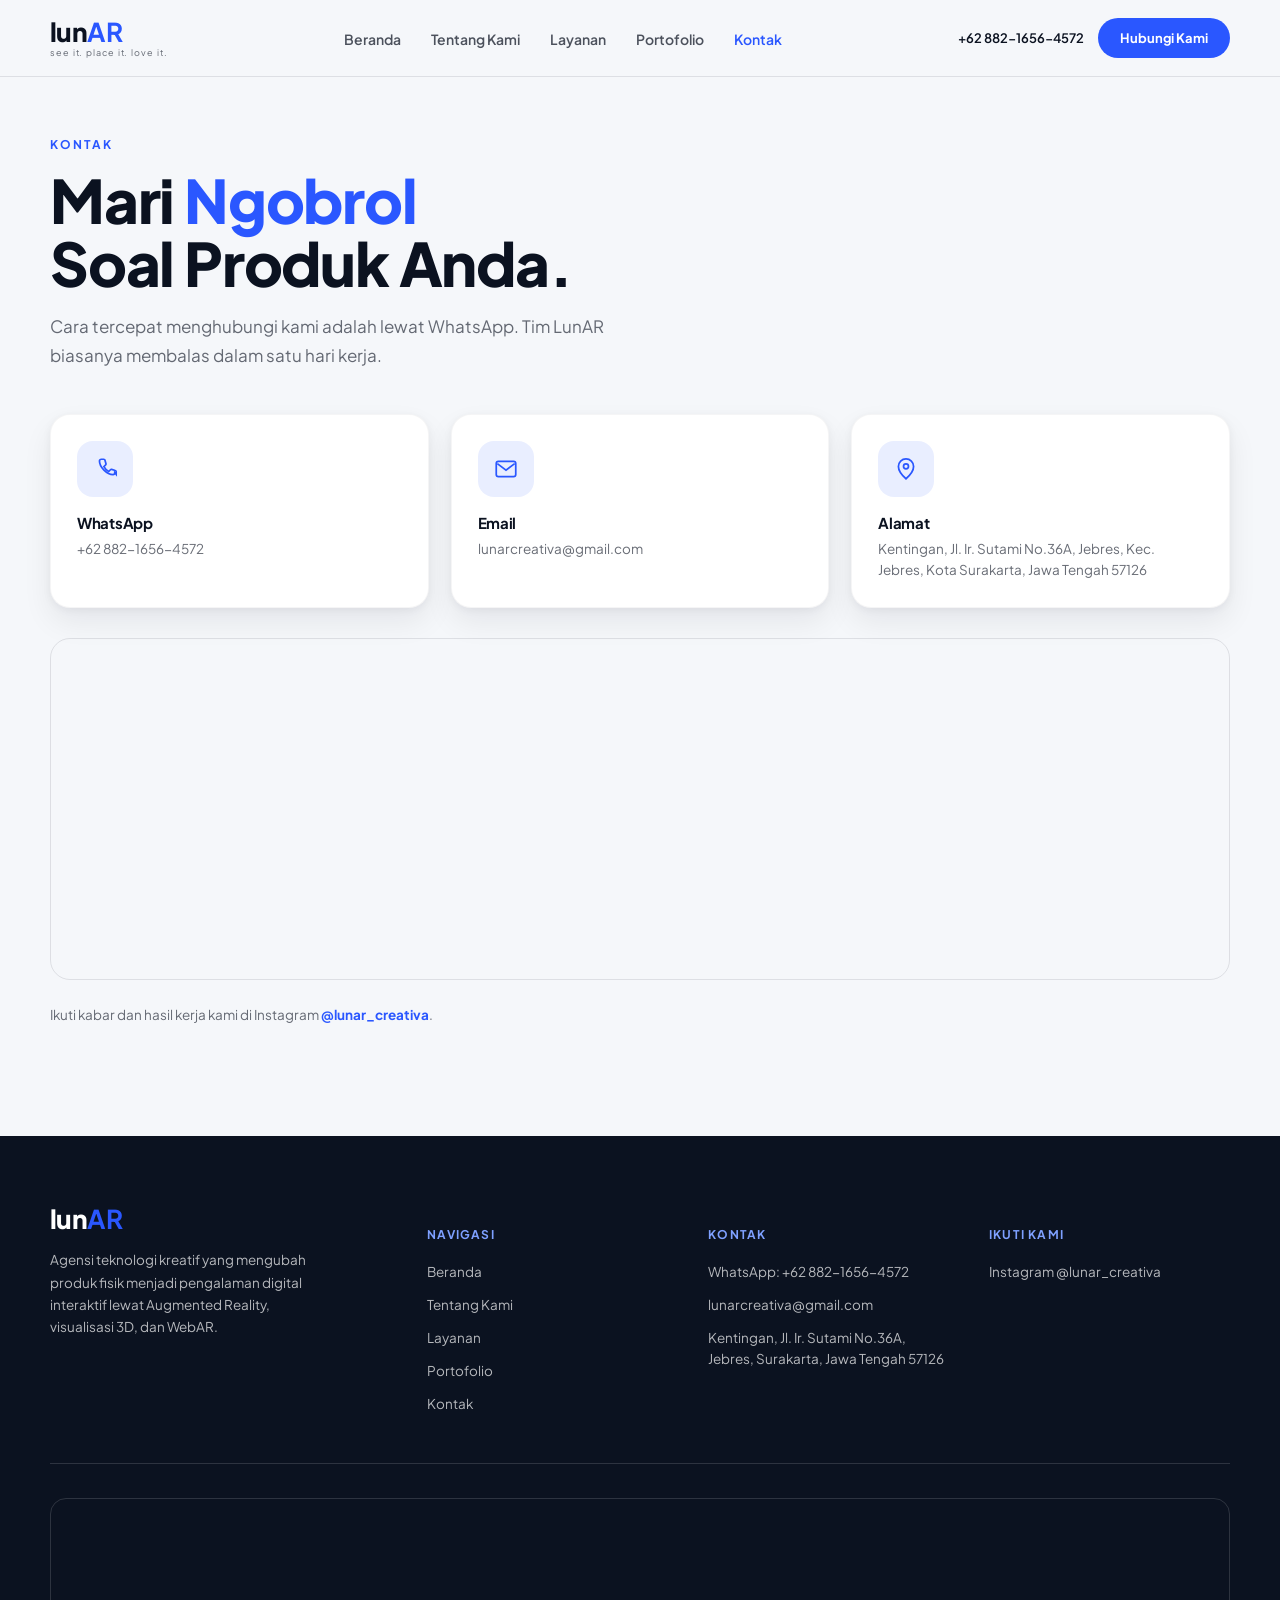
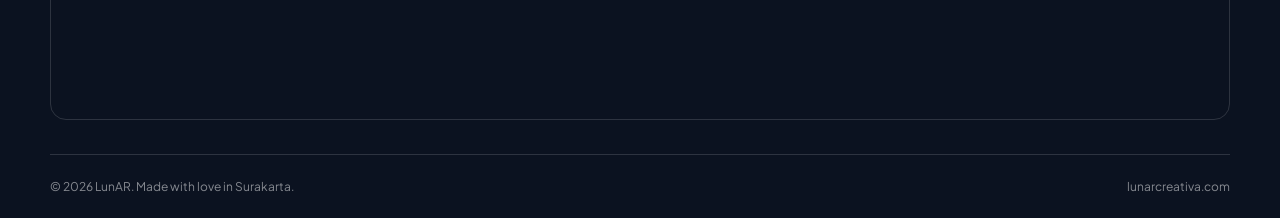
<file: kontak.html>
<!doctype html>
<html lang="id">
<head>
<meta charset="UTF-8">
<meta name="viewport" content="width=device-width, initial-scale=1.0">
<title>Kontak | LunAR</title>
<meta name="description" content="LunAR, agensi teknologi kreatif Indonesia yang mengubah produk fisik menjadi pengalaman WebAR interaktif.">
<link rel="preconnect" href="https://fonts.googleapis.com">
<link rel="preconnect" href="https://fonts.gstatic.com" crossorigin>
<link href="https://fonts.googleapis.com/css2?family=Plus+Jakarta+Sans:wght@400;500;600;700;800&display=swap" rel="stylesheet">
<link rel="stylesheet" href="css/style.css">

</head>
<body>
<header class="header">
  <nav class="wrap nav">
    <a class="brand" href="index.html">
      <span class="brand-word">lun<b>AR</b></span>
      <span class="brand-tag">see it. place it. love it.</span>
    </a>
    <ul class="nav-links" id="navLinks">
      <li><a href="index.html">Beranda</a></li>
      <li><a href="tentang.html">Tentang Kami</a></li>
      <li><a href="layanan.html">Layanan</a></li>
      <li><a href="portofolio.html">Portofolio</a></li>
      <li><a href="kontak.html" class="active">Kontak</a></li>
    </ul>
    <div class="nav-right">
      <a class="nav-phone" href="https://wa.me/6288216564572" target="_blank" rel="noopener">+62 882-1656-4572</a>
      <a class="btn btn-primary" href="https://wa.me/6288216564572" target="_blank" rel="noopener">Hubungi Kami</a>
      <button class="menu-toggle" id="menuToggle" aria-label="Buka menu"><span></span><span></span><span></span></button>
    </div>
  </nav>
</header>

<section class="section-light" style="padding-top:60px">
  <div class="wrap">
    <div class="eyebrow-line"><span class="dash"></span><span>Kontak</span></div>
    <h1 class="h-xl">Mari <span class="accent">Ngobrol</span><br>Soal Produk Anda.</h1>
    <p class="lead" style="margin-top:18px;max-width:600px">Cara tercepat menghubungi kami adalah lewat WhatsApp. Tim LunAR biasanya membalas dalam satu hari kerja.</p>

    <div class="contact-grid">
      <div class="contact-card">
        <div class="icon-badge"><svg viewBox="0 0 24 24" fill="none"><path d="M21 15.5c0 .9-.7 1.6-1.6 1.6C13.7 17.1 6.9 10.3 6.9 4.6 6.9 3.7 7.6 3 8.5 3h2.4c.5 0 .9.3 1 .8l1 3.4c.1.4 0 .8-.3 1.1l-1.6 1.5c1 1.9 2.6 3.5 4.5 4.5l1.5-1.6c.3-.3.7-.4 1.1-.3l3.4 1c.5.1.8.5.8 1v2.6Z" stroke="currentColor" stroke-width="1.6"/></svg></div>
        <h4>WhatsApp</h4>
        <p><a href="https://wa.me/6288216564572" target="_blank" rel="noopener">+62 882-1656-4572</a></p>
      </div>
      <div class="contact-card">
        <div class="icon-badge"><svg viewBox="0 0 24 24" fill="none"><rect x="3" y="5" width="18" height="14" rx="2" stroke="currentColor" stroke-width="1.6"/><path d="m4 7 8 6 8-6" stroke="currentColor" stroke-width="1.6"/></svg></div>
        <h4>Email</h4>
        <p><a href="mailto:lunarcreativa@gmail.com">lunarcreativa@gmail.com</a></p>
      </div>
      <div class="contact-card">
        <div class="icon-badge"><svg viewBox="0 0 24 24" fill="none"><path d="M12 21s-7-6.1-7-11.3A7 7 0 0 1 19 9.7C19 14.9 12 21 12 21Z" stroke="currentColor" stroke-width="1.6"/><circle cx="12" cy="9.5" r="2.3" stroke="currentColor" stroke-width="1.6"/></svg></div>
        <h4>Alamat</h4>
        <p>Kentingan, Jl. Ir. Sutami No.36A, Jebres, Kec. Jebres, Kota Surakarta, Jawa Tengah 57126</p>
      </div>
    </div>

    <div class="map-frame">
      <iframe src="https://www.google.com/maps?q=Jl.+Ir.+Sutami+No.36A+Jebres+Surakarta&output=embed" allowfullscreen="" loading="lazy"></iframe>
    </div>

    <p style="margin-top:26px;font-size:13.5px;color:var(--muted)">Ikuti kabar dan hasil kerja kami di Instagram <a class="accent" style="font-weight:700" href="https://www.instagram.com/lunar_creativa/" target="_blank" rel="noopener">@lunar_creativa</a>.</p>
  </div>
</section>
<footer class="footer">
  <div class="wrap footer-grid">
    <div class="footer-brand">
      <span class="brand-word">lun<b style="color:#2A57FF">AR</b></span>
      <p>Agensi teknologi kreatif yang mengubah produk fisik menjadi pengalaman digital interaktif lewat Augmented Reality, visualisasi 3D, dan WebAR.</p>
    </div>
    <div>
      <h5>Navigasi</h5>
      <ul class="footer-list">
        <li><a href="index.html">Beranda</a></li>
        <li><a href="tentang.html">Tentang Kami</a></li>
        <li><a href="layanan.html">Layanan</a></li>
        <li><a href="portofolio.html">Portofolio</a></li>
        <li><a href="kontak.html">Kontak</a></li>
      </ul>
    </div>
    <div>
      <h5>Kontak</h5>
      <ul class="footer-list">
        <li><a href="https://wa.me/6288216564572" target="_blank" rel="noopener">WhatsApp: +62 882-1656-4572</a></li>
        <li><a href="mailto:lunarcreativa@gmail.com">lunarcreativa@gmail.com</a></li>
        <li><span>Kentingan, Jl. Ir. Sutami No.36A, Jebres, Surakarta, Jawa Tengah 57126</span></li>
      </ul>
    </div>
    <div>
      <h5>Ikuti Kami</h5>
      <ul class="footer-list">
        <li><a href="https://www.instagram.com/lunar_creativa/" target="_blank" rel="noopener">Instagram @lunar_creativa</a></li>
      </ul>
    </div>
  </div>
    <div class="wrap footer-map">
    <div class="map-frame">
      <iframe src="https://www.google.com/maps?q=Jl.+Ir.+Sutami+No.36A+Jebres+Surakarta&output=embed" allowfullscreen="" loading="lazy"></iframe>
    </div>
  </div>
<div class="wrap footer-bottom">
    <span>&copy; 2026 LunAR. Made with love in Surakarta.</span>
    <span>lunarcreativa.com</span>
  </div>
</footer>
<script src="js/main.js"></script>
</body></html>
</file>
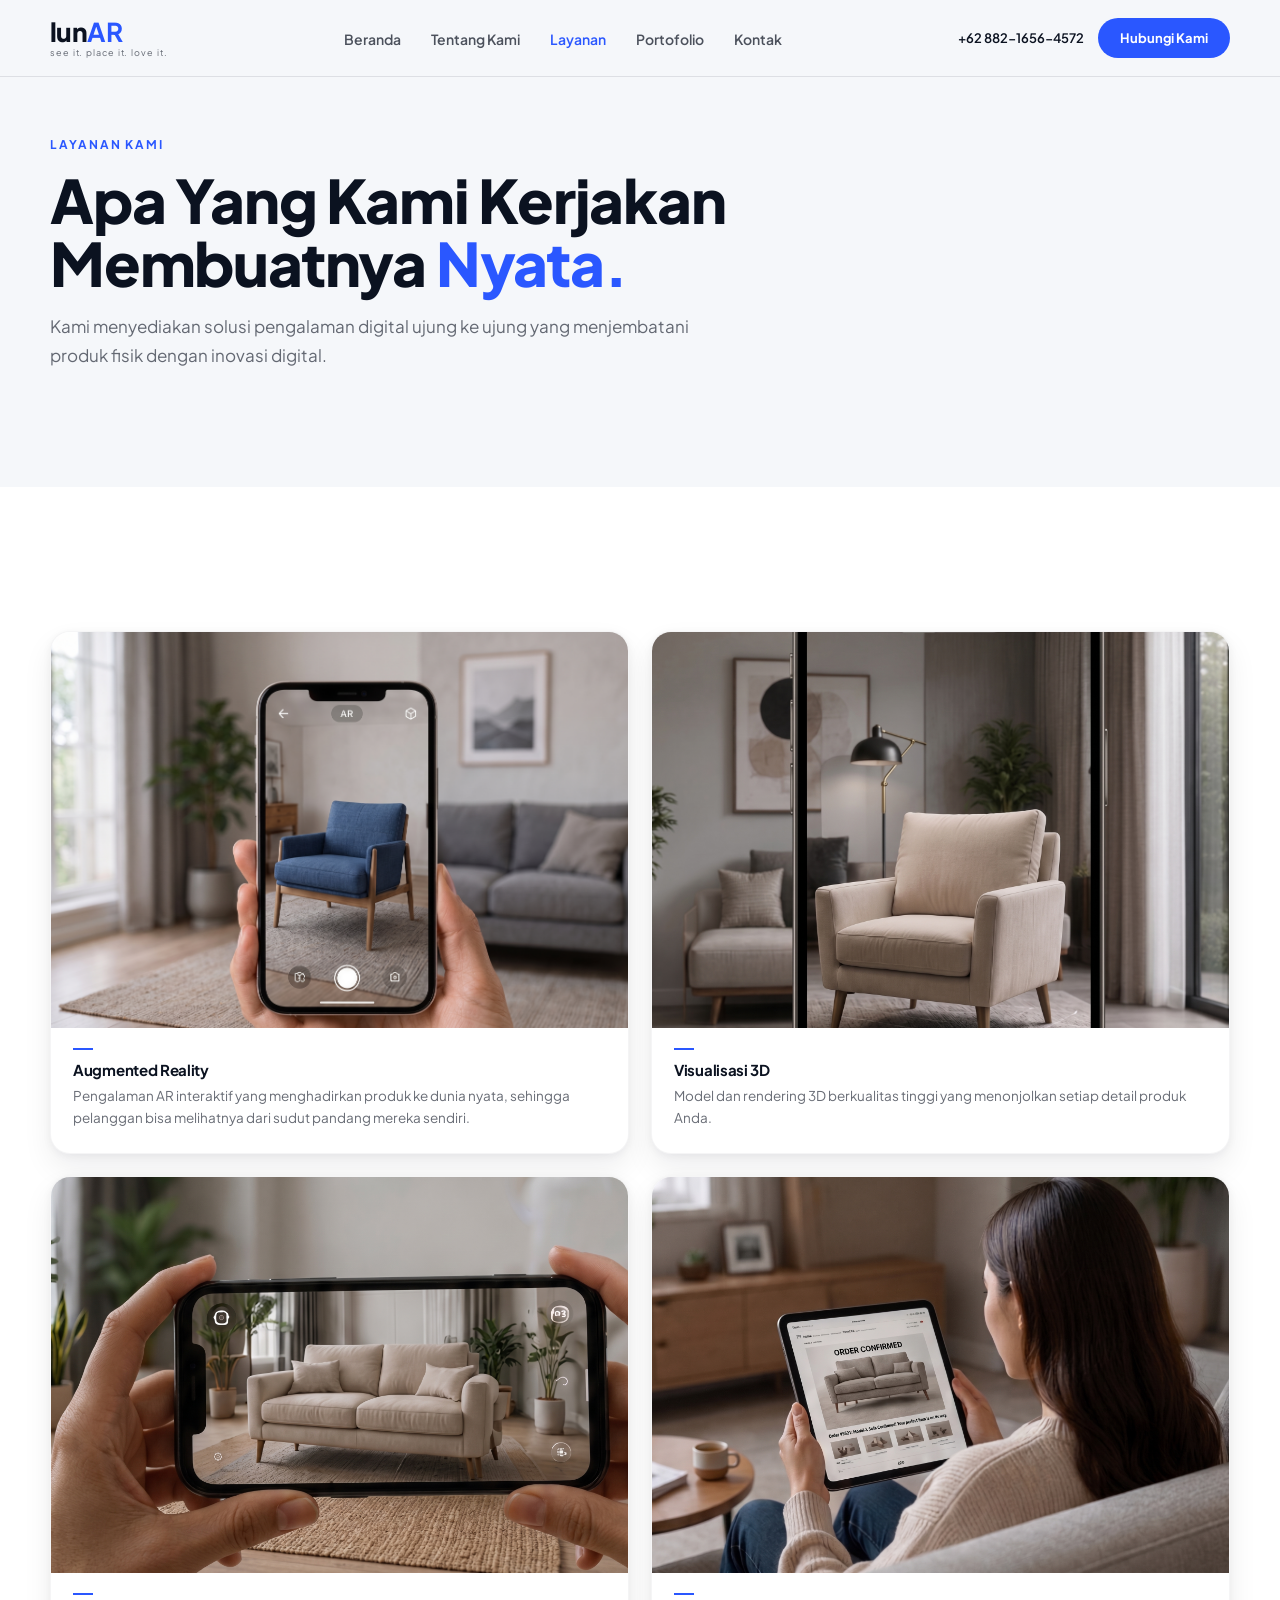
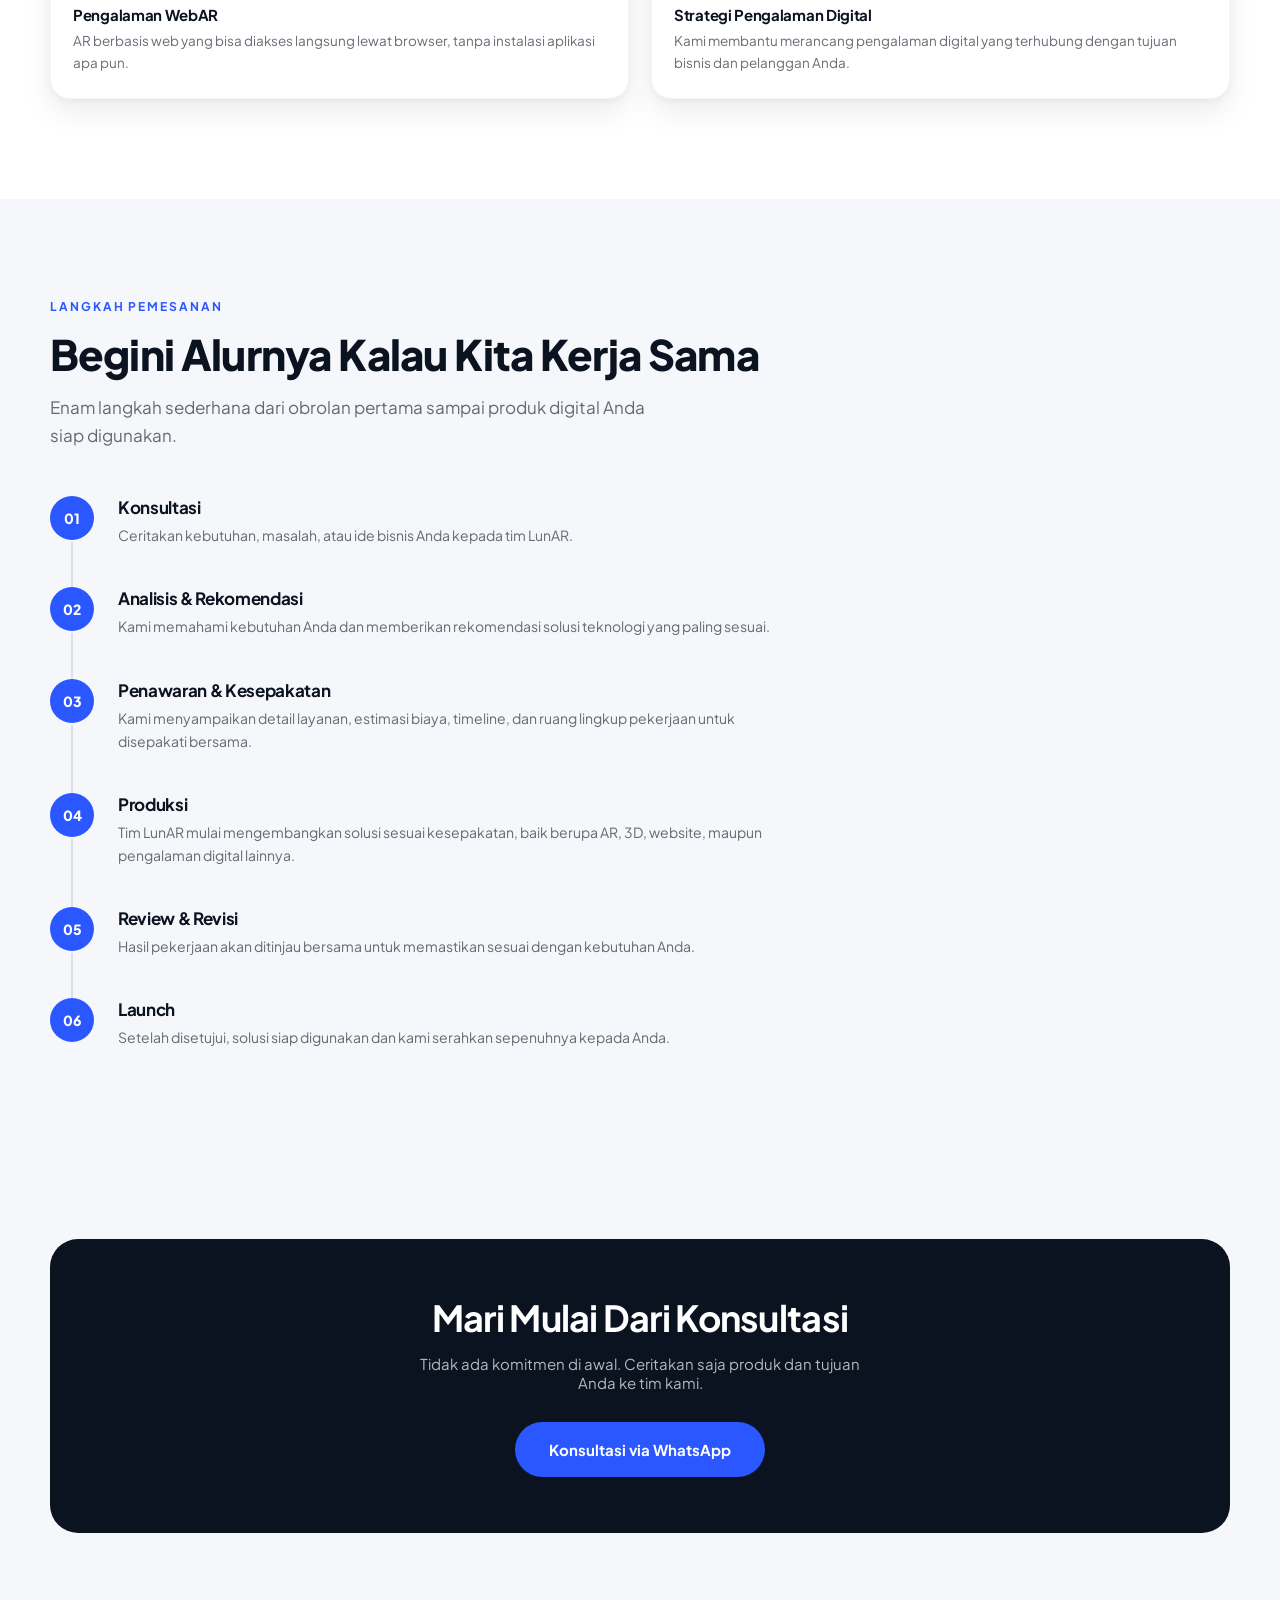
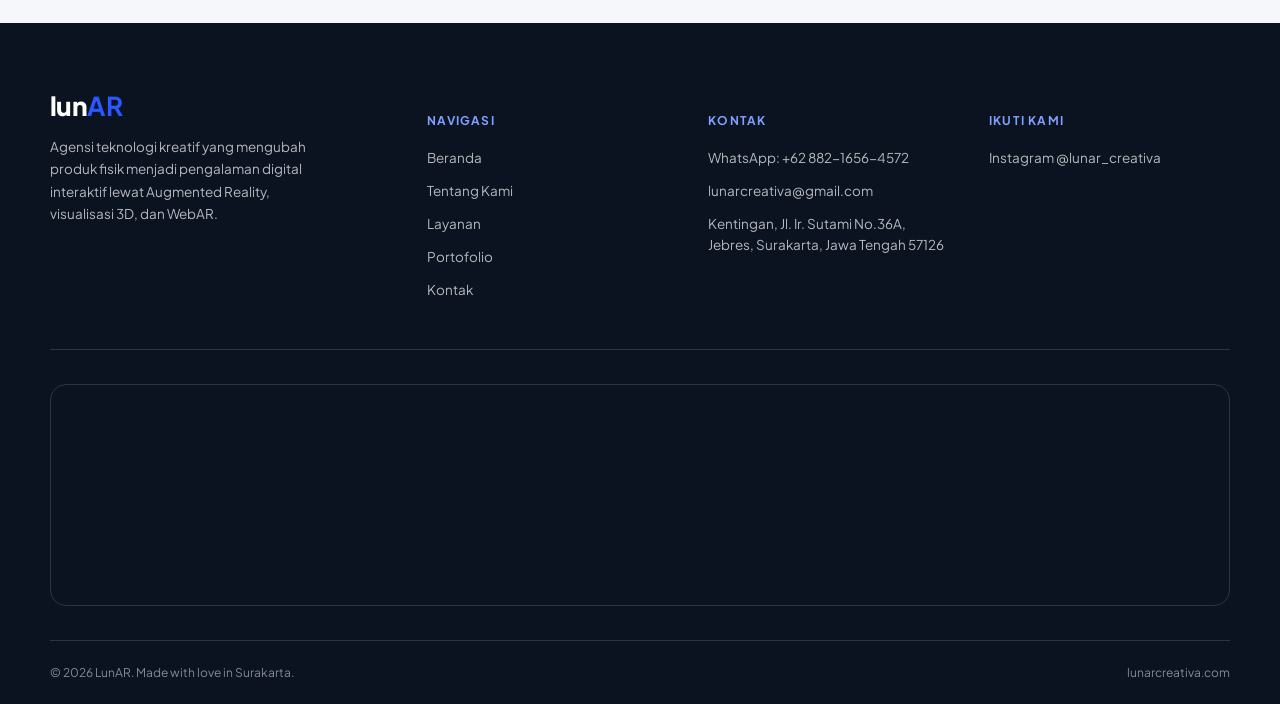
<file: layanan.html>
<!doctype html>
<html lang="id">
<head>
<meta charset="UTF-8">
<meta name="viewport" content="width=device-width, initial-scale=1.0">
<title>Layanan | LunAR</title>
<meta name="description" content="LunAR, agensi teknologi kreatif Indonesia yang mengubah produk fisik menjadi pengalaman WebAR interaktif.">
<link rel="preconnect" href="https://fonts.googleapis.com">
<link rel="preconnect" href="https://fonts.gstatic.com" crossorigin>
<link href="https://fonts.googleapis.com/css2?family=Plus+Jakarta+Sans:wght@400;500;600;700;800&display=swap" rel="stylesheet">
<link rel="stylesheet" href="css/style.css">

</head>
<body>
<header class="header">
  <nav class="wrap nav">
    <a class="brand" href="index.html">
      <span class="brand-word">lun<b>AR</b></span>
      <span class="brand-tag">see it. place it. love it.</span>
    </a>
    <ul class="nav-links" id="navLinks">
      <li><a href="index.html">Beranda</a></li>
      <li><a href="tentang.html">Tentang Kami</a></li>
      <li><a href="layanan.html" class="active">Layanan</a></li>
      <li><a href="portofolio.html">Portofolio</a></li>
      <li><a href="kontak.html">Kontak</a></li>
    </ul>
    <div class="nav-right">
      <a class="nav-phone" href="https://wa.me/6288216564572" target="_blank" rel="noopener">+62 882-1656-4572</a>
      <a class="btn btn-primary" href="https://wa.me/6288216564572" target="_blank" rel="noopener">Hubungi Kami</a>
      <button class="menu-toggle" id="menuToggle" aria-label="Buka menu"><span></span><span></span><span></span></button>
    </div>
  </nav>
</header>

<section class="section-light" style="padding-top:60px">
  <div class="wrap">
    <div class="eyebrow-line"><span class="dash"></span><span>Layanan Kami</span></div>
    <h1 class="h-xl">Apa Yang Kami Kerjakan<br>Membuatnya <span class="accent">Nyata.</span></h1>
    <p class="lead" style="margin-top:18px;max-width:640px">Kami menyediakan solusi pengalaman digital ujung ke ujung yang menjembatani produk fisik dengan inovasi digital.</p>
  </div>
</section>

<section class="section-white">
  <div class="wrap">
    <div class="service-grid" style="grid-template-columns:repeat(2,1fr)">
      <div class="service-card">
        <div class="thumb"><img src="assets/photos/services-ar-chair.jpg" alt="Augmented Reality"></div>
        <div class="body">
          <div class="tick"></div>
          <h4>Augmented Reality</h4>
          <p style="margin:0;font-size:13.5px;color:var(--muted);line-height:1.6">Pengalaman AR interaktif yang menghadirkan produk ke dunia nyata, sehingga pelanggan bisa melihatnya dari sudut pandang mereka sendiri.</p>
        </div>
      </div>
      <div class="service-card">
        <div class="thumb"><img src="assets/photos/solution-ar-room.jpg" alt="Visualisasi 3D"></div>
        <div class="body">
          <div class="tick"></div>
          <h4>Visualisasi 3D</h4>
          <p style="margin:0;font-size:13.5px;color:var(--muted);line-height:1.6">Model dan rendering 3D berkualitas tinggi yang menonjolkan setiap detail produk Anda.</p>
        </div>
      </div>
      <div class="service-card">
        <div class="thumb"><img src="assets/photos/challenge-ar-phone.jpg" alt="Pengalaman WebAR"></div>
        <div class="body">
          <div class="tick"></div>
          <h4>Pengalaman WebAR</h4>
          <p style="margin:0;font-size:13.5px;color:var(--muted);line-height:1.6">AR berbasis web yang bisa diakses langsung lewat browser, tanpa instalasi aplikasi apa pun.</p>
        </div>
      </div>
      <div class="service-card">
        <div class="thumb"><img src="assets/photos/challenge-tablet.jpg" alt="Strategi Pengalaman Digital"></div>
        <div class="body">
          <div class="tick"></div>
          <h4>Strategi Pengalaman Digital</h4>
          <p style="margin:0;font-size:13.5px;color:var(--muted);line-height:1.6">Kami membantu merancang pengalaman digital yang terhubung dengan tujuan bisnis dan pelanggan Anda.</p>
        </div>
      </div>
    </div>
  </div>
</section>

<section class="section-light" id="langkah-pemesanan">
  <div class="wrap">
    <div class="eyebrow-line"><span class="dash"></span><span>Langkah Pemesanan</span></div>
    <h2 class="h-lg">Begini Alurnya Kalau Kita Kerja Sama</h2>
    <p class="lead" style="margin-top:16px">Enam langkah sederhana dari obrolan pertama sampai produk digital Anda siap digunakan.</p>

    <div class="timeline">
      <div class="timeline-item">
        <div class="timeline-num">01</div>
        <div class="timeline-body">
          <h4>Konsultasi</h4>
          <p>Ceritakan kebutuhan, masalah, atau ide bisnis Anda kepada tim LunAR.</p>
        </div>
      </div>
      <div class="timeline-item">
        <div class="timeline-num">02</div>
        <div class="timeline-body">
          <h4>Analisis &amp; Rekomendasi</h4>
          <p>Kami memahami kebutuhan Anda dan memberikan rekomendasi solusi teknologi yang paling sesuai.</p>
        </div>
      </div>
      <div class="timeline-item">
        <div class="timeline-num">03</div>
        <div class="timeline-body">
          <h4>Penawaran &amp; Kesepakatan</h4>
          <p>Kami menyampaikan detail layanan, estimasi biaya, timeline, dan ruang lingkup pekerjaan untuk disepakati bersama.</p>
        </div>
      </div>
      <div class="timeline-item">
        <div class="timeline-num">04</div>
        <div class="timeline-body">
          <h4>Produksi</h4>
          <p>Tim LunAR mulai mengembangkan solusi sesuai kesepakatan, baik berupa AR, 3D, website, maupun pengalaman digital lainnya.</p>
        </div>
      </div>
      <div class="timeline-item">
        <div class="timeline-num">05</div>
        <div class="timeline-body">
          <h4>Review &amp; Revisi</h4>
          <p>Hasil pekerjaan akan ditinjau bersama untuk memastikan sesuai dengan kebutuhan Anda.</p>
        </div>
      </div>
      <div class="timeline-item">
        <div class="timeline-num">06</div>
        <div class="timeline-body">
          <h4>Launch</h4>
          <p>Setelah disetujui, solusi siap digunakan dan kami serahkan sepenuhnya kepada Anda.</p>
        </div>
      </div>
    </div>
  </div>
</section>

<section class="cta-wrap">
  <div class="wrap">
    <div class="cta-band">
      <h2>Mari Mulai Dari Konsultasi</h2>
      <p>Tidak ada komitmen di awal. Ceritakan saja produk dan tujuan Anda ke tim kami.</p>
      <a class="btn btn-primary btn-large" href="https://wa.me/6288216564572" target="_blank" rel="noopener">Konsultasi via WhatsApp</a>
    </div>
  </div>
</section>
<footer class="footer">
  <div class="wrap footer-grid">
    <div class="footer-brand">
      <span class="brand-word">lun<b style="color:#2A57FF">AR</b></span>
      <p>Agensi teknologi kreatif yang mengubah produk fisik menjadi pengalaman digital interaktif lewat Augmented Reality, visualisasi 3D, dan WebAR.</p>
    </div>
    <div>
      <h5>Navigasi</h5>
      <ul class="footer-list">
        <li><a href="index.html">Beranda</a></li>
        <li><a href="tentang.html">Tentang Kami</a></li>
        <li><a href="layanan.html">Layanan</a></li>
        <li><a href="portofolio.html">Portofolio</a></li>
        <li><a href="kontak.html">Kontak</a></li>
      </ul>
    </div>
    <div>
      <h5>Kontak</h5>
      <ul class="footer-list">
        <li><a href="https://wa.me/6288216564572" target="_blank" rel="noopener">WhatsApp: +62 882-1656-4572</a></li>
        <li><a href="mailto:lunarcreativa@gmail.com">lunarcreativa@gmail.com</a></li>
        <li><span>Kentingan, Jl. Ir. Sutami No.36A, Jebres, Surakarta, Jawa Tengah 57126</span></li>
      </ul>
    </div>
    <div>
      <h5>Ikuti Kami</h5>
      <ul class="footer-list">
        <li><a href="https://www.instagram.com/lunar_creativa/" target="_blank" rel="noopener">Instagram @lunar_creativa</a></li>
      </ul>
    </div>
  </div>
    <div class="wrap footer-map">
    <div class="map-frame">
      <iframe src="https://www.google.com/maps?q=Jl.+Ir.+Sutami+No.36A+Jebres+Surakarta&output=embed" allowfullscreen="" loading="lazy"></iframe>
    </div>
  </div>
<div class="wrap footer-bottom">
    <span>&copy; 2026 LunAR. Made with love in Surakarta.</span>
    <span>lunarcreativa.com</span>
  </div>
</footer>
<script src="js/main.js"></script>
</body></html>
</file>
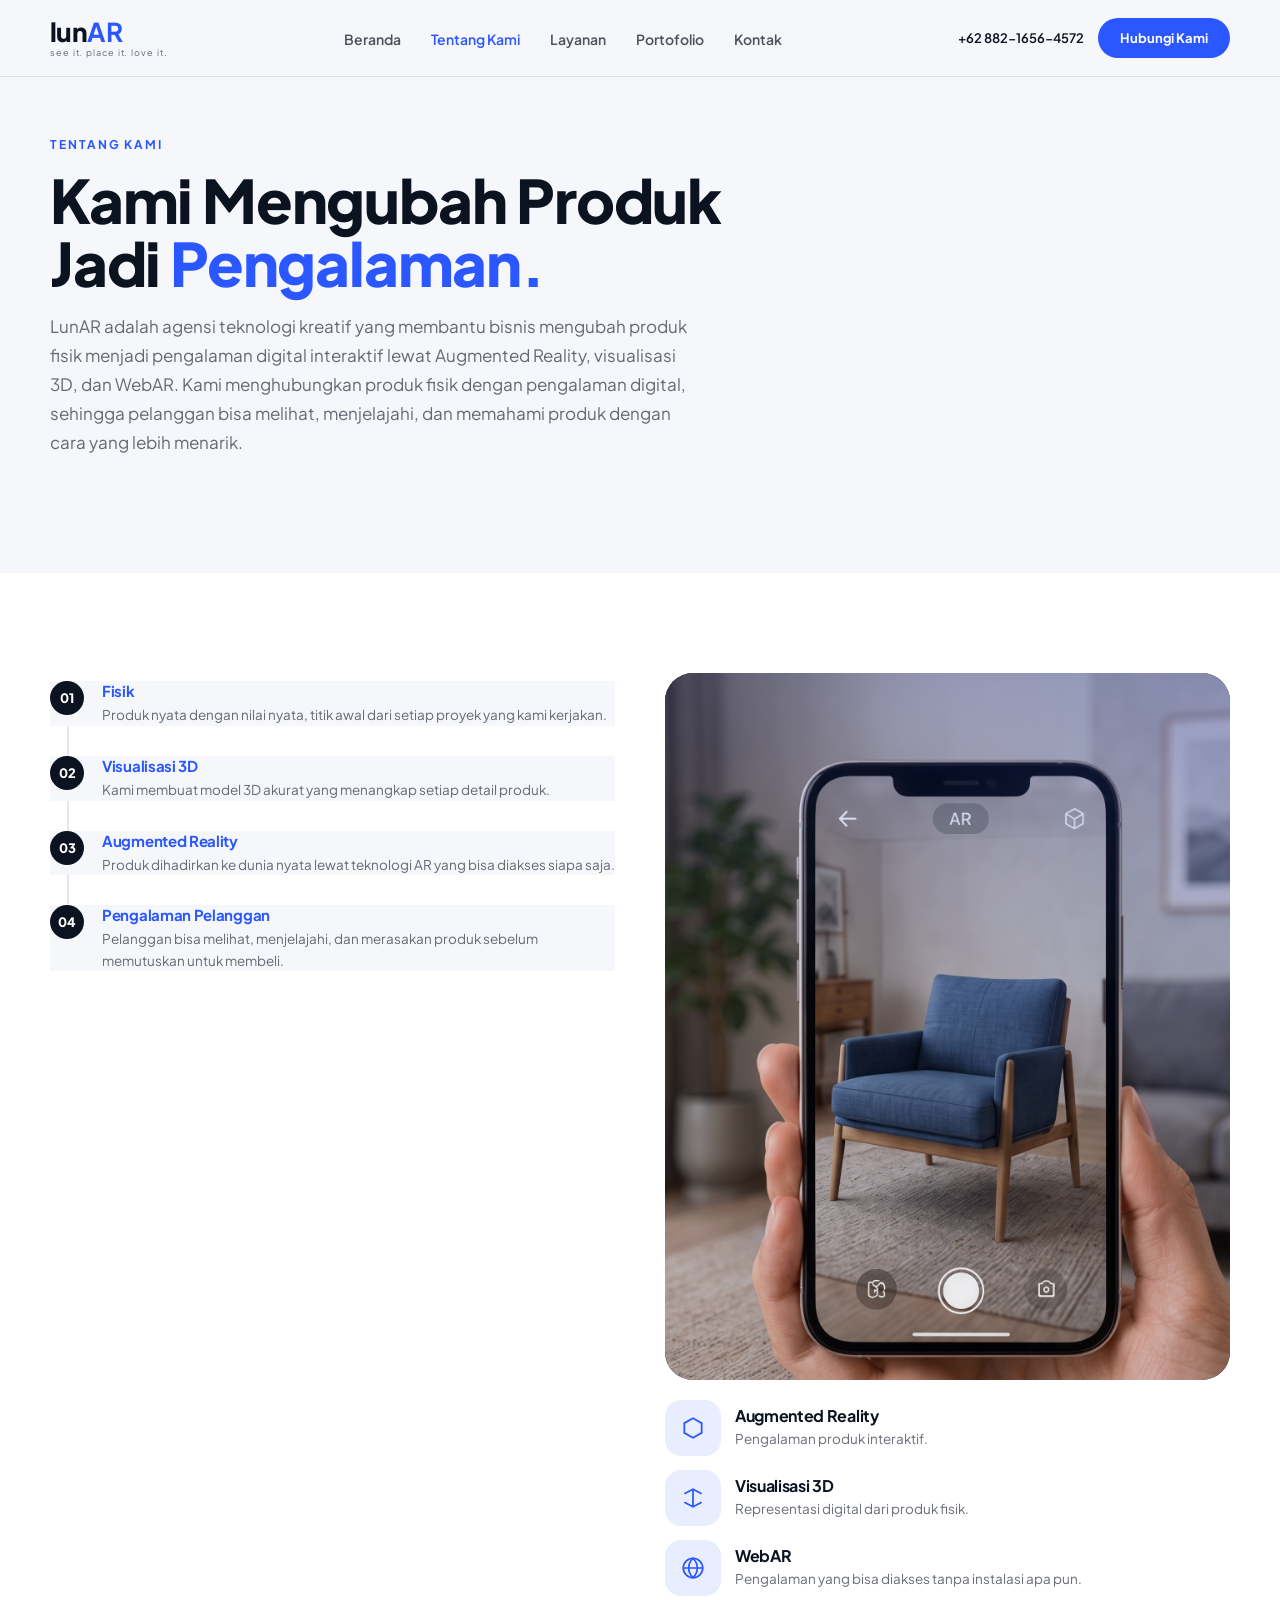
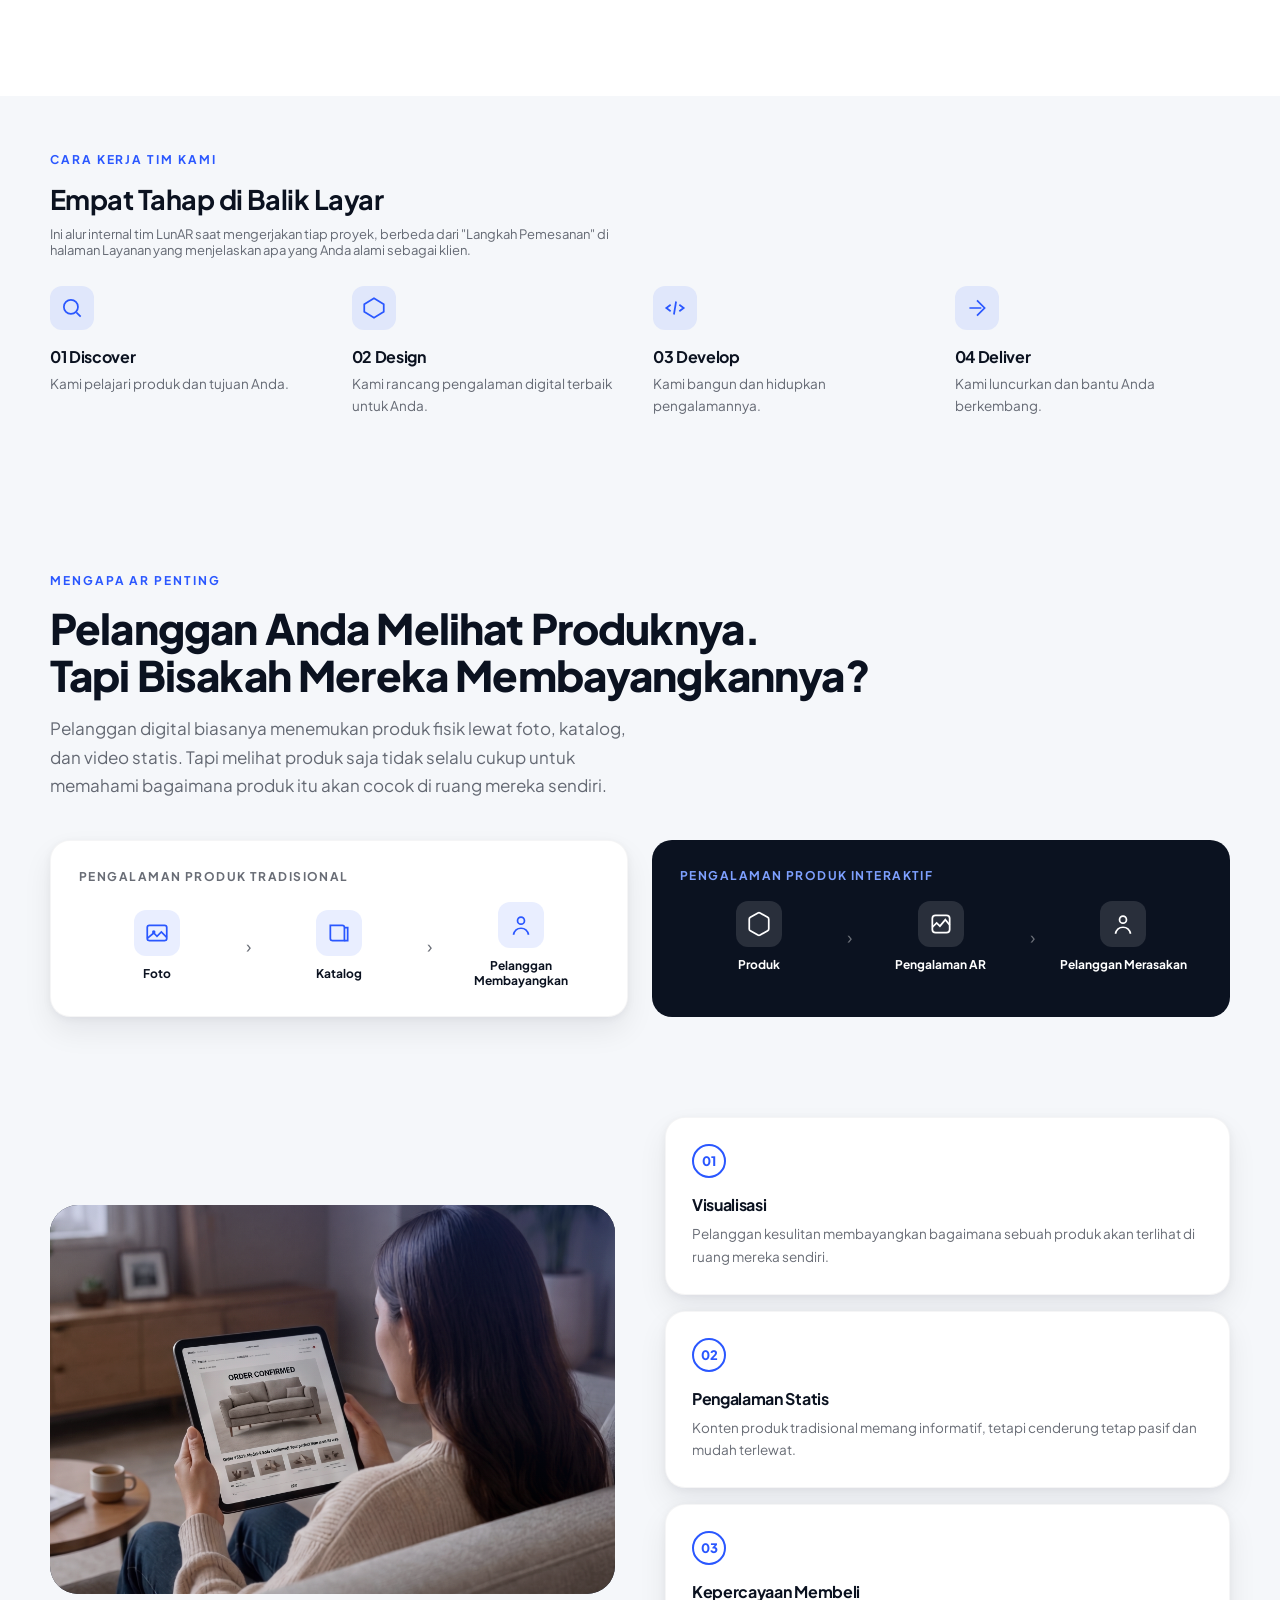
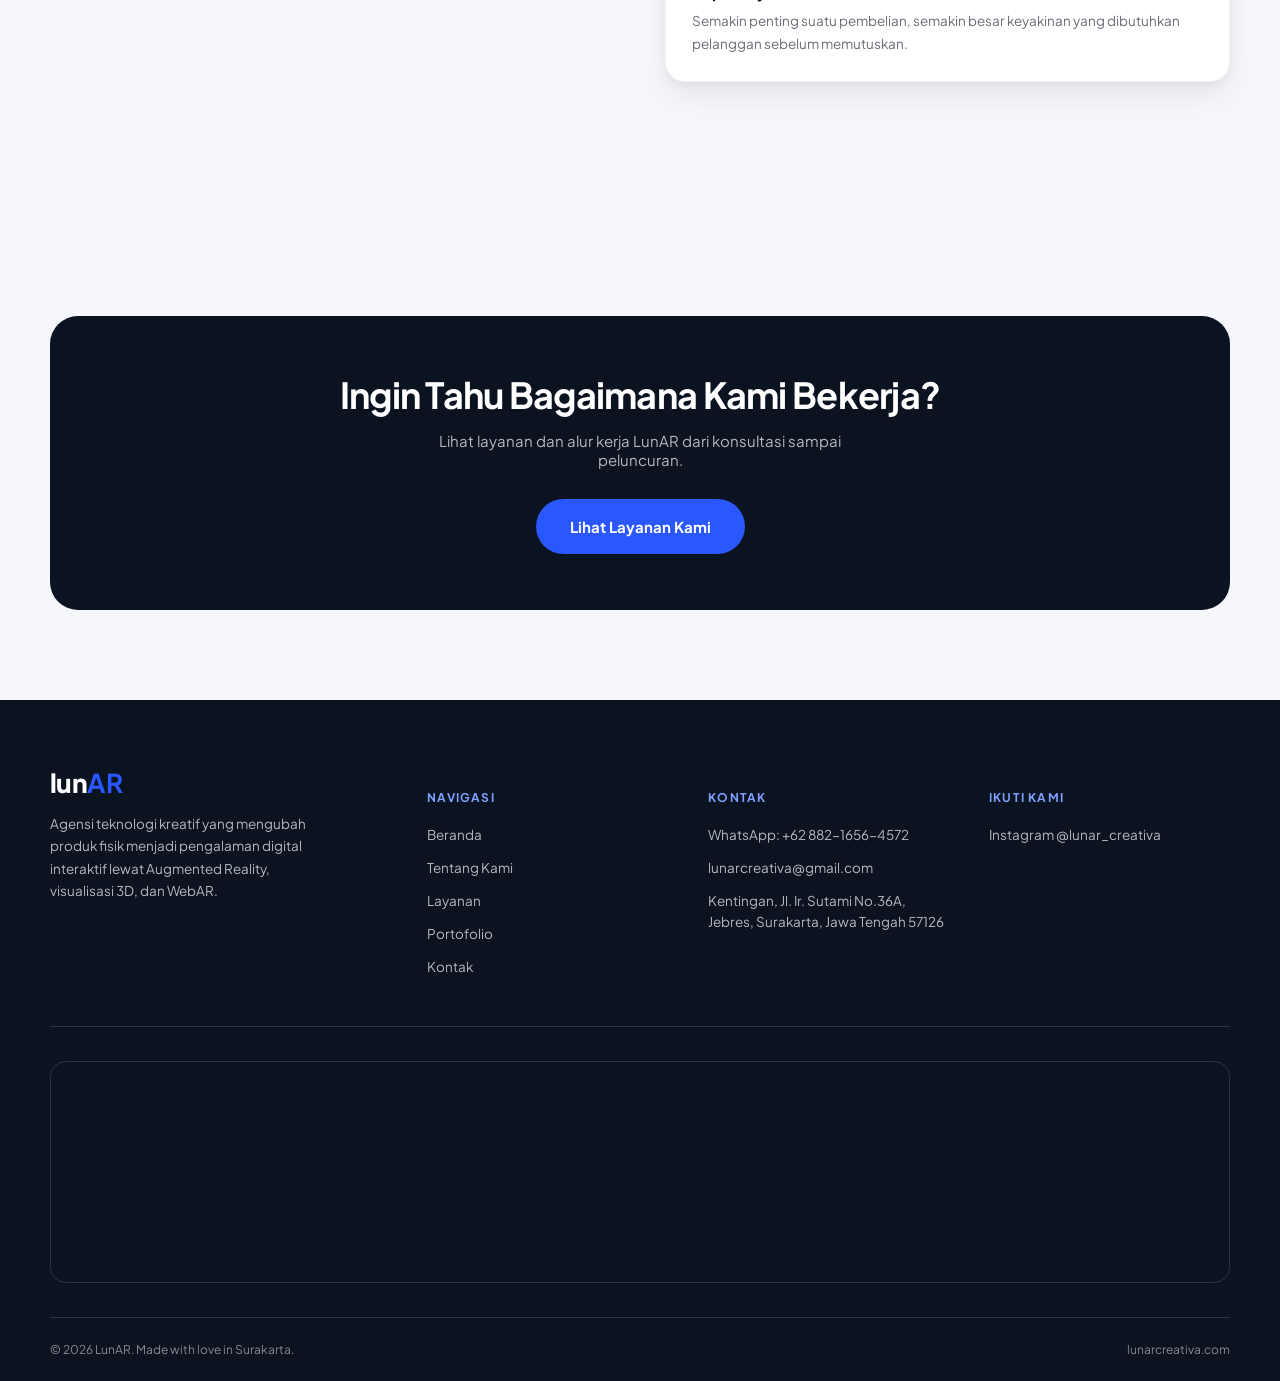
<file: tentang.html>
<!doctype html>
<html lang="id">
<head>
<meta charset="UTF-8">
<meta name="viewport" content="width=device-width, initial-scale=1.0">
<title>Tentang Kami | LunAR</title>
<meta name="description" content="LunAR, agensi teknologi kreatif Indonesia yang mengubah produk fisik menjadi pengalaman WebAR interaktif.">
<link rel="preconnect" href="https://fonts.googleapis.com">
<link rel="preconnect" href="https://fonts.gstatic.com" crossorigin>
<link href="https://fonts.googleapis.com/css2?family=Plus+Jakarta+Sans:wght@400;500;600;700;800&display=swap" rel="stylesheet">
<link rel="stylesheet" href="css/style.css">

</head>
<body>
<header class="header">
  <nav class="wrap nav">
    <a class="brand" href="index.html">
      <span class="brand-word">lun<b>AR</b></span>
      <span class="brand-tag">see it. place it. love it.</span>
    </a>
    <ul class="nav-links" id="navLinks">
      <li><a href="index.html">Beranda</a></li>
      <li><a href="tentang.html" class="active">Tentang Kami</a></li>
      <li><a href="layanan.html">Layanan</a></li>
      <li><a href="portofolio.html">Portofolio</a></li>
      <li><a href="kontak.html">Kontak</a></li>
    </ul>
    <div class="nav-right">
      <a class="nav-phone" href="https://wa.me/6288216564572" target="_blank" rel="noopener">+62 882-1656-4572</a>
      <a class="btn btn-primary" href="https://wa.me/6288216564572" target="_blank" rel="noopener">Hubungi Kami</a>
      <button class="menu-toggle" id="menuToggle" aria-label="Buka menu"><span></span><span></span><span></span></button>
    </div>
  </nav>
</header>

<section class="section-light" style="padding-top:60px">
  <div class="wrap">
    <div class="eyebrow-line"><span class="dash"></span><span>Tentang Kami</span></div>
    <h1 class="h-xl">Kami Mengubah Produk<br>Jadi <span class="accent">Pengalaman.</span></h1>
    <p class="lead" style="margin-top:18px;max-width:640px">LunAR adalah agensi teknologi kreatif yang membantu bisnis mengubah produk fisik menjadi pengalaman digital interaktif lewat Augmented Reality, visualisasi 3D, dan WebAR. Kami menghubungkan produk fisik dengan pengalaman digital, sehingga pelanggan bisa melihat, menjelajahi, dan memahami produk dengan cara yang lebih menarik.</p>
  </div>
</section>

<section class="section-white">
  <div class="wrap hero-grid" style="align-items:start">
    <div class="chain">
      <div class="chain-item"><div class="num-badge navy">01</div><div><h4>Fisik</h4><p>Produk nyata dengan nilai nyata, titik awal dari setiap proyek yang kami kerjakan.</p></div></div>
      <div class="chain-item"><div class="num-badge navy">02</div><div><h4>Visualisasi 3D</h4><p>Kami membuat model 3D akurat yang menangkap setiap detail produk.</p></div></div>
      <div class="chain-item"><div class="num-badge navy">03</div><div><h4>Augmented Reality</h4><p>Produk dihadirkan ke dunia nyata lewat teknologi AR yang bisa diakses siapa saja.</p></div></div>
      <div class="chain-item"><div class="num-badge navy">04</div><div><h4>Pengalaman Pelanggan</h4><p>Pelanggan bisa melihat, menjelajahi, dan merasakan produk sebelum memutuskan untuk membeli.</p></div></div>
    </div>
    <div>
      <div class="hero-visual" style="aspect-ratio:4/5">
        <img src="assets/photos/services-ar-chair.jpg" alt="Kursi biru divisualisasikan lewat Augmented Reality">
      </div>
      <div class="feature-row" style="grid-template-columns:1fr;gap:14px;margin-top:20px">
        <div class="feature-item" style="display:flex;gap:14px;align-items:center">
          <div class="icon-badge" style="margin:0"><svg viewBox="0 0 24 24" fill="none"><path d="M12 3l8 4.5v9L12 21l-8-4.5v-9L12 3Z" stroke="currentColor" stroke-width="1.6"/></svg></div>
          <div><h4 style="margin-bottom:2px">Augmented Reality</h4><p style="margin:0">Pengalaman produk interaktif.</p></div>
        </div>
        <div class="feature-item" style="display:flex;gap:14px;align-items:center">
          <div class="icon-badge" style="margin:0"><svg viewBox="0 0 24 24" fill="none"><path d="M12 4v16M4 8l8-4 8 4M4 16l8 4 8-4" stroke="currentColor" stroke-width="1.6"/></svg></div>
          <div><h4 style="margin-bottom:2px">Visualisasi 3D</h4><p style="margin:0">Representasi digital dari produk fisik.</p></div>
        </div>
        <div class="feature-item" style="display:flex;gap:14px;align-items:center">
          <div class="icon-badge" style="margin:0"><svg viewBox="0 0 24 24" fill="none"><circle cx="12" cy="12" r="9" stroke="currentColor" stroke-width="1.6"/><path d="M3 12h18M12 3c2.5 2.5 4 5.5 4 9s-1.5 6.5-4 9c-2.5-2.5-4-5.5-4-9s1.5-6.5 4-9Z" stroke="currentColor" stroke-width="1.6"/></svg></div>
          <div><h4 style="margin-bottom:2px">WebAR</h4><p style="margin:0">Pengalaman yang bisa diakses tanpa instalasi apa pun.</p></div>
        </div>
      </div>
    </div>
  </div>
</section>

<section class="section-light" style="padding:56px 0">
  <div class="wrap">
    <div class="eyebrow-line"><span>Cara Kerja Tim Kami</span></div>
    <h3 class="h-md">Empat Tahap di Balik Layar</h3>
    <p style="margin:10px 0 0;font-size:13px;color:var(--muted);max-width:560px">Ini alur internal tim LunAR saat mengerjakan tiap proyek, berbeda dari "Langkah Pemesanan" di halaman Layanan yang menjelaskan apa yang Anda alami sebagai klien.</p>
    <div class="feature-row" style="grid-template-columns:repeat(4,1fr);margin-top:28px">
      <div class="feature-item">
        <div class="icon-badge" style="width:44px;height:44px;border-radius:12px"><svg viewBox="0 0 24 24" fill="none"><circle cx="11" cy="11" r="6.5" stroke="currentColor" stroke-width="1.6"/><path d="m20 20-4-4" stroke="currentColor" stroke-width="1.6"/></svg></div>
        <h4 style="margin-top:12px">01 Discover</h4>
        <p>Kami pelajari produk dan tujuan Anda.</p>
      </div>
      <div class="feature-item">
        <div class="icon-badge" style="width:44px;height:44px;border-radius:12px"><svg viewBox="0 0 24 24" fill="none"><path d="M12 3 3 8.5v7L12 21l9-5.5v-7L12 3Z" stroke="currentColor" stroke-width="1.6"/></svg></div>
        <h4 style="margin-top:12px">02 Design</h4>
        <p>Kami rancang pengalaman digital terbaik untuk Anda.</p>
      </div>
      <div class="feature-item">
        <div class="icon-badge" style="width:44px;height:44px;border-radius:12px"><svg viewBox="0 0 24 24" fill="none"><path d="m8 9-4 3 4 3M16 9l4 3-4 3M13 6l-2 12" stroke="currentColor" stroke-width="1.6"/></svg></div>
        <h4 style="margin-top:12px">03 Develop</h4>
        <p>Kami bangun dan hidupkan pengalamannya.</p>
      </div>
      <div class="feature-item">
        <div class="icon-badge" style="width:44px;height:44px;border-radius:12px"><svg viewBox="0 0 24 24" fill="none"><path d="M5 12h11M12 5l7 7-7 7" stroke="currentColor" stroke-width="1.6"/></svg></div>
        <h4 style="margin-top:12px">04 Deliver</h4>
        <p>Kami luncurkan dan bantu Anda berkembang.</p>
      </div>
    </div>
  </div>
</section>

<section class="section-light" id="tantangan">
  <div class="wrap">
    <div class="eyebrow-line"><span class="dash"></span><span>Mengapa AR Penting</span></div>
    <h2 class="h-lg">Pelanggan Anda Melihat Produknya.<br>Tapi Bisakah Mereka Membayangkannya?</h2>
    <p class="lead" style="margin-top:16px">Pelanggan digital biasanya menemukan produk fisik lewat foto, katalog, dan video statis. Tapi melihat produk saja tidak selalu cukup untuk memahami bagaimana produk itu akan cocok di ruang mereka sendiri.</p>

    <div class="compare-grid" style="margin-top:40px">
      <div class="compare-card trad">
        <h4>Pengalaman Produk Tradisional</h4>
        <div class="compare-flow">
          <div class="flow-step"><div class="icon-badge"><svg viewBox="0 0 24 24" fill="none"><rect x="3" y="5" width="18" height="14" rx="2" stroke="currentColor" stroke-width="1.6"/><circle cx="9" cy="11" r="1.6" fill="currentColor"/><path d="M21 16l-5-5-4 4-3-3-6 5" stroke="currentColor" stroke-width="1.6"/></svg></div><p>Foto</p></div>
          <span class="flow-arrow">&rsaquo;</span>
          <div class="flow-step"><div class="icon-badge"><svg viewBox="0 0 24 24" fill="none"><path d="M4 5h11a2 2 0 0 1 2 2v12H6a2 2 0 0 1-2-2V5Z" stroke="currentColor" stroke-width="1.6"/><path d="M17 7h3v12h-3" stroke="currentColor" stroke-width="1.6"/></svg></div><p>Katalog</p></div>
          <span class="flow-arrow">&rsaquo;</span>
          <div class="flow-step"><div class="icon-badge"><svg viewBox="0 0 24 24" fill="none"><circle cx="12" cy="8" r="3.2" stroke="currentColor" stroke-width="1.6"/><path d="M5 21c1-4 4-6 7-6s6 2 7 6" stroke="currentColor" stroke-width="1.6"/></svg></div><p>Pelanggan Membayangkan</p></div>
        </div>
      </div>
      <div class="compare-card smart">
        <h4>Pengalaman Produk Interaktif</h4>
        <div class="compare-flow">
          <div class="flow-step"><div class="icon-badge"><svg viewBox="0 0 24 24" fill="none"><path d="M21 16.5V7.5a2 2 0 0 0-1-1.73l-7-4a2 2 0 0 0-2 0l-7 4A2 2 0 0 0 3 7.5v9a2 2 0 0 0 1 1.73l7 4a2 2 0 0 0 2 0l7-4a2 2 0 0 0 1-1.73Z" stroke="currentColor" stroke-width="1.6"/></svg></div><p>Produk</p></div>
          <span class="flow-arrow">&rsaquo;</span>
          <div class="flow-step"><div class="icon-badge"><svg viewBox="0 0 24 24" fill="none"><rect x="4" y="4" width="16" height="16" rx="3" stroke="currentColor" stroke-width="1.6"/><path d="M4 15l4-4 3 3 5-6 4 5" stroke="currentColor" stroke-width="1.6"/></svg></div><p>Pengalaman AR</p></div>
          <span class="flow-arrow">&rsaquo;</span>
          <div class="flow-step"><div class="icon-badge"><svg viewBox="0 0 24 24" fill="none"><circle cx="12" cy="8" r="3.2" stroke="currentColor" stroke-width="1.6"/><path d="M5 21c1-4 4-6 7-6s6 2 7 6" stroke="currentColor" stroke-width="1.6"/></svg></div><p>Pelanggan Merasakan</p></div>
        </div>
      </div>
    </div>

    <div class="hero-grid" style="margin-top:50px;align-items:center">
      <div class="hero-visual" style="aspect-ratio:16/11">
        <img src="assets/photos/challenge-tablet.jpg" alt="Pelanggan mencoba membayangkan produk lewat katalog di tablet">
      </div>
      <div>
        <div class="pain-grid" style="grid-template-columns:1fr;gap:16px">
          <div class="pain-card">
            <div class="num-badge outline">01</div>
            <h4>Visualisasi</h4>
            <p>Pelanggan kesulitan membayangkan bagaimana sebuah produk akan terlihat di ruang mereka sendiri.</p>
          </div>
          <div class="pain-card">
            <div class="num-badge outline">02</div>
            <h4>Pengalaman Statis</h4>
            <p>Konten produk tradisional memang informatif, tetapi cenderung tetap pasif dan mudah terlewat.</p>
          </div>
          <div class="pain-card">
            <div class="num-badge outline">03</div>
            <h4>Kepercayaan Membeli</h4>
            <p>Semakin penting suatu pembelian, semakin besar keyakinan yang dibutuhkan pelanggan sebelum memutuskan.</p>
          </div>
        </div>
      </div>
    </div>
  </div>
</section>

<section class="cta-wrap">
  <div class="wrap">
    <div class="cta-band">
      <h2>Ingin Tahu Bagaimana Kami Bekerja?</h2>
      <p>Lihat layanan dan alur kerja LunAR dari konsultasi sampai peluncuran.</p>
      <a class="btn btn-primary btn-large" href="layanan.html">Lihat Layanan Kami</a>
    </div>
  </div>
</section>
<footer class="footer">
  <div class="wrap footer-grid">
    <div class="footer-brand">
      <span class="brand-word">lun<b style="color:#2A57FF">AR</b></span>
      <p>Agensi teknologi kreatif yang mengubah produk fisik menjadi pengalaman digital interaktif lewat Augmented Reality, visualisasi 3D, dan WebAR.</p>
    </div>
    <div>
      <h5>Navigasi</h5>
      <ul class="footer-list">
        <li><a href="index.html">Beranda</a></li>
        <li><a href="tentang.html">Tentang Kami</a></li>
        <li><a href="layanan.html">Layanan</a></li>
        <li><a href="portofolio.html">Portofolio</a></li>
        <li><a href="kontak.html">Kontak</a></li>
      </ul>
    </div>
    <div>
      <h5>Kontak</h5>
      <ul class="footer-list">
        <li><a href="https://wa.me/6288216564572" target="_blank" rel="noopener">WhatsApp: +62 882-1656-4572</a></li>
        <li><a href="mailto:lunarcreativa@gmail.com">lunarcreativa@gmail.com</a></li>
        <li><span>Kentingan, Jl. Ir. Sutami No.36A, Jebres, Surakarta, Jawa Tengah 57126</span></li>
      </ul>
    </div>
    <div>
      <h5>Ikuti Kami</h5>
      <ul class="footer-list">
        <li><a href="https://www.instagram.com/lunar_creativa/" target="_blank" rel="noopener">Instagram @lunar_creativa</a></li>
      </ul>
    </div>
  </div>
    <div class="wrap footer-map">
    <div class="map-frame">
      <iframe src="https://www.google.com/maps?q=Jl.+Ir.+Sutami+No.36A+Jebres+Surakarta&output=embed" allowfullscreen="" loading="lazy"></iframe>
    </div>
  </div>
<div class="wrap footer-bottom">
    <span>&copy; 2026 LunAR. Made with love in Surakarta.</span>
    <span>lunarcreativa.com</span>
  </div>
</footer>
<script src="js/main.js"></script>
</body></html>
</file>
<file: css/style.css>
:root {
  --navy: #0B1220;
  --navy-2: #0E1730;
  --blue: #2A57FF;
  --blue-dark: #1E42D6;
  --bg-light: #F5F7FA;
  --white: #FFFFFF;
  --ink: #0B1220;
  --muted: rgba(11,18,32,.62);
  --muted-light: rgba(255,255,255,.7);
  --line: rgba(11,18,32,.1);
  --line-dark: rgba(255,255,255,.14);
  --whatsapp: #25D366;
}

* { box-sizing: border-box }
html { scroll-behavior: smooth }
body {
  margin: 0;
  background: var(--bg-light);
  color: var(--ink);
  font-family: 'Plus Jakarta Sans', Arial, sans-serif;
  -webkit-font-smoothing: antialiased;
}
a { text-decoration: none; color: inherit }
img { max-width: 100% }
.wrap { width: min(1180px, calc(100% - 40px)); margin: auto }
section { position: relative }

/* ===================== Header ===================== */
.header {
  position: sticky; top: 0; z-index: 20;
  background: rgba(245,247,250,.92);
  backdrop-filter: blur(12px);
  border-bottom: 1px solid var(--line);
}
.nav { height: 76px; display: flex; align-items: center; justify-content: space-between; gap: 24px }
.brand { display: flex; flex-direction: column; line-height: 1 }
.brand-word { font: 800 26px/1 'Plus Jakarta Sans', Arial, sans-serif; letter-spacing: -.02em; color: var(--navy) }
.brand-word b { color: var(--blue) }
.brand-tag { margin-top: 3px; font-size: 9px; letter-spacing: .1em; color: var(--muted); text-transform: lowercase }
.nav-links { display: flex; align-items: center; gap: 30px; list-style: none; margin: 0; padding: 0 }
.nav-links a { font-size: 14px; font-weight: 600; color: var(--navy); opacity: .72; transition: .2s }
.nav-links a:hover, .nav-links a.active { opacity: 1; color: var(--blue) }
.nav-right { display: flex; align-items: center; gap: 14px }
.nav-phone { display: flex; align-items: center; gap: 6px; font-size: 13px; font-weight: 600; color: var(--navy) }
.btn {
  display: inline-flex; align-items: center; justify-content: center; gap: 8px;
  border: 0; cursor: pointer; transition: .2s; border-radius: 999px;
  font-family: inherit; font-weight: 700; white-space: nowrap;
}
.btn-primary { background: var(--blue); color: #fff; padding: 12px 22px; font-size: 13px }
.btn-primary:hover { background: var(--blue-dark) }
.btn-outline { background: transparent; border: 1.5px solid var(--navy); color: var(--navy); padding: 11px 20px; font-size: 13px }
.btn-outline:hover { background: var(--navy); color: #fff }
.btn-large { padding: 18px 34px; font-size: 15px }
.menu-toggle { display: none; background: none; border: 0; cursor: pointer; padding: 6px }
.menu-toggle span { display: block; width: 22px; height: 2px; background: var(--navy); margin: 5px 0; transition: .2s }

@media (max-width: 900px) {
  .nav-links { position: fixed; top: 76px; left: 0; right: 0; background: #fff; flex-direction: column;
    padding: 20px 24px 28px; gap: 18px; border-bottom: 1px solid var(--line); transform: translateY(-8px);
    opacity: 0; pointer-events: none; transition: .2s; }
  .nav-links.open { transform: translateY(0); opacity: 1; pointer-events: auto }
  .menu-toggle { display: block }
  .nav-phone { display: none }
}

/* ===================== Section scaffolding ===================== */
.eyebrow-line { display: flex; align-items: center; gap: 10px; margin: 0 0 16px }
.eyebrow-line .dash { display: none }
.eyebrow-line span { font-size: 12px; font-weight: 700; letter-spacing: .16em; text-transform: uppercase; color: var(--blue) }
.section-light { padding: 100px 0; background: var(--bg-light) }
.section-white { padding: 100px 0; background: #fff }
.section-navy { padding: 100px 0; background: var(--navy); color: #fff; position: relative; overflow: hidden }
.section-navy .eyebrow-line span { color: #7EA0FF }

.dotgrid {
  position: absolute; width: 90px; height: 90px;
  background-image: radial-gradient(var(--blue) 1.5px, transparent 1.5px);
  background-size: 12px 12px; opacity: .35; pointer-events: none;
}

h1, h2, h3, h4 { margin: 0; font-family: 'Plus Jakarta Sans', Arial, sans-serif; letter-spacing: -.02em; color: var(--navy) }
.section-navy h1, .section-navy h2, .section-navy h3 { color: #fff }
.h-xl { font-size: clamp(38px, 5.2vw, 60px); font-weight: 800; line-height: 1.05 }
.h-lg { font-size: clamp(30px, 3.6vw, 42px); font-weight: 800; line-height: 1.12 }
.h-md { font-size: clamp(22px, 2.4vw, 27px); font-weight: 700; line-height: 1.25 }
.accent { color: var(--blue) }
.lead { font-size: 17px; line-height: 1.7; color: var(--muted); max-width: 600px }
.section-navy .lead { color: var(--muted-light) }

/* ===================== Hero ===================== */
.hero { padding: 74px 0 40px; background: var(--bg-light); overflow: hidden }
.hero-grid { display: grid; grid-template-columns: 1fr 1fr; gap: 50px; align-items: center }
.hero-copy .h-xl { margin-top: 6px }
.hero-chips { display: flex; flex-wrap: wrap; gap: 10px; margin: 28px 0 34px }
.chip {
  display: inline-flex; align-items: center; gap: 8px; padding: 11px 20px; border-radius: 999px;
  background: rgba(255,255,255,.14); border: 1px solid rgba(255,255,255,.32);
  backdrop-filter: blur(14px); -webkit-backdrop-filter: blur(14px);
  font-size: 12.5px; font-weight: 600; color: #fff;
  box-shadow: 0 8px 20px rgba(0,0,0,.12), inset 0 1px 0 rgba(255,255,255,.25);
}
.chip .dot { display: none }
.hero-cta { display: flex; gap: 14px; flex-wrap: wrap }
.hero-visual {
  position: relative; border-radius: 28px; overflow: hidden; aspect-ratio: 4/5;
  background: linear-gradient(160deg, var(--navy) 0%, var(--navy-2) 100%);
}
.hero-visual img { width: 100%; height: 100%; object-fit: cover; opacity: .92 }
.hero-visual::after {
  content: ''; position: absolute; inset: 0;
  background: linear-gradient(200deg, rgba(42,87,255,.22), transparent 55%);
}

/* ===================== Wave divider ===================== */
.wave-top { position: absolute; top: -1px; left: 0; width: 100%; line-height: 0 }
.wave-bottom { position: absolute; bottom: -1px; left: 0; width: 100%; line-height: 0 }
.wave-top svg, .wave-bottom svg { width: 100%; height: auto; display: block }

/* ===================== Icon badges / numbered steps ===================== */
.icon-badge {
  width: 56px; height: 56px; border-radius: 16px; display: grid; place-items: center;
  background: rgba(42,87,255,.1); color: var(--blue); flex-shrink: 0;
}
.icon-badge svg { width: 26px; height: 26px }
.num-badge {
  width: 34px; height: 34px; border-radius: 50%; display: grid; place-items: center;
  background: var(--blue); color: #fff; font-weight: 800; font-size: 13px; flex-shrink: 0;
}
.num-badge.navy { background: var(--navy) }
.num-badge.outline { background: transparent; border: 2px solid var(--blue); color: var(--blue) }

/* ===================== Challenge section (comparison) ===================== */
.compare-grid { display: grid; grid-template-columns: 1fr 1fr; gap: 24px; margin: 40px 0 56px }
.compare-card { border-radius: 20px; padding: 28px; }
.compare-card.trad { background: #fff; border: 1px solid var(--line) }
.compare-card.smart { background: var(--navy); color: #fff }
.compare-card h4 { font-size: 12px; letter-spacing: .12em; text-transform: uppercase; margin-bottom: 18px; color: var(--muted) }
.compare-card.smart h4 { color: #7EA0FF }
.compare-flow { display: flex; align-items: center; justify-content: space-between; gap: 10px }
.flow-step { flex: 1; text-align: center }
.flow-step .icon-badge { margin: 0 auto 10px; width: 46px; height: 46px; border-radius: 12px }
.flow-step p { margin: 0; font-size: 12px; font-weight: 700 }
.compare-card.smart .icon-badge { background: rgba(255,255,255,.12); color: #fff }
.flow-arrow { color: var(--muted); font-size: 18px }
.compare-card.smart .flow-arrow { color: rgba(255,255,255,.4) }

.pain-grid { display: grid; grid-template-columns: repeat(3, 1fr); gap: 22px; margin: 44px 0 }
.pain-card { background: #fff; border-radius: 18px; padding: 26px; border: 1px solid var(--line) }
.pain-card .num-badge { margin-bottom: 16px }
.pain-card h4 { font-size: 16px; margin-bottom: 8px }
.pain-card p { margin: 0; font-size: 13.5px; line-height: 1.65; color: var(--muted) }

.quote-callout {
  background: linear-gradient(135deg, rgba(42,87,255,.07), rgba(42,87,255,.015));
  border-radius: 22px; padding: 42px 40px 34px; max-width: 640px; position: relative;
  box-shadow: 0 14px 32px rgba(11,18,32,.06);
}
.quote-callout::before {
  content: '\201C'; position: absolute; top: 2px; left: 26px; font-family: Georgia, 'Times New Roman', serif;
  font-size: 72px; line-height: 1; color: rgba(42,87,255,.22); font-weight: 700;
}
.quote-callout p { position: relative; margin: 0; padding-left: 8px; font-size: 19px; font-weight: 600; line-height: 1.5; color: var(--navy) }

/* ===================== Feature list (3 items) ===================== */
.feature-row { display: grid; grid-template-columns: repeat(3, 1fr); gap: 26px; margin-top: 44px }
.feature-item { text-align: left }
.feature-item .icon-badge { margin-bottom: 16px }
.feature-item h4 { font-size: 16px; margin-bottom: 6px }
.feature-item p { margin: 0; font-size: 13.5px; line-height: 1.6; color: var(--muted) }
.section-navy .feature-item p { color: var(--muted-light) }

/* ===================== How it works / process ===================== */
.steps-row { display: grid; grid-template-columns: repeat(4, 1fr); gap: 20px; margin-top: 46px; align-items: start }
.step-col { text-align: center; position: relative }
.step-col .num-badge { margin: 0 auto 14px }
.step-col h4 { font-size: 15px; margin-bottom: 6px }
.step-col p { margin: 0; font-size: 12.5px; line-height: 1.6; color: var(--muted-light) }
.step-arrow { position: absolute; top: 17px; right: -18px; color: rgba(255,255,255,.3); font-size: 16px }

.no-app-badge {
  display: inline-flex; align-items: center; gap: 12px; background: #fff; border: 1px solid var(--line);
  border-radius: 16px; padding: 18px 22px; margin-top: 6px;
}
.no-app-badge .icon-badge { width: 44px; height: 44px; border-radius: 12px }
.no-app-badge strong { display: block; font-size: 14px; color: var(--navy) }
.no-app-badge span { font-size: 12.5px; color: var(--muted) }

/* ===================== Who we are chain ===================== */
.chain { display: flex; flex-direction: column; gap: 30px; margin: 8px 0 0; position: relative }
.chain::before { content: ''; position: absolute; left: 17px; top: 10px; bottom: 10px; width: 1.5px; background: var(--line) }
.chain-item { display: flex; gap: 18px; align-items: flex-start; position: relative; background: var(--bg-light) }
.chain-item .num-badge { position: relative; z-index: 1 }
.chain-item h4 { font-size: 15px; margin-bottom: 4px; color: var(--blue) }
.chain-item p { margin: 0; font-size: 13.5px; line-height: 1.6; color: var(--muted) }

/* ===================== Services grid ===================== */
.service-grid { display: grid; grid-template-columns: repeat(4, 1fr); gap: 22px; margin-top: 44px }
.service-card { background: #fff; border-radius: 20px; overflow: hidden; border: 1px solid var(--line) }
.service-card .thumb { aspect-ratio: 16/11; background: var(--bg-light); overflow: hidden }
.service-card .thumb img { width: 100%; height: 100%; object-fit: cover }
.service-card .body { padding: 20px 22px 24px }
.service-card h4 { font-size: 15px; margin-bottom: 6px }
.service-card .tick { width: 20px; height: 2px; background: var(--blue); margin-bottom: 10px }

/* ===================== Langkah Pemesanan (vertical timeline) ===================== */
.timeline { display: flex; flex-direction: column; gap: 0; margin-top: 46px; max-width: 720px }
.timeline-item { display: flex; gap: 24px; padding-bottom: 40px; position: relative }
.timeline-item:last-child { padding-bottom: 0 }
.timeline-item::before {
  content: ''; position: absolute; left: 21px; top: 46px; bottom: 0; width: 1.5px; background: var(--line);
}
.timeline-item:last-child::before { display: none }
.timeline-num {
  width: 44px; height: 44px; border-radius: 50%; background: var(--blue); color: #fff;
  display: grid; place-items: center; font-weight: 800; font-size: 14px; flex-shrink: 0; z-index: 1;
}
.timeline-body h4 { font-size: 17px; margin-bottom: 6px }
.timeline-body p { margin: 0; font-size: 14px; line-height: 1.65; color: var(--muted) }
.timeline-teaser { display: flex; flex-wrap: wrap; gap: 14px; margin-top: 30px }
.teaser-pill {
  display: flex; align-items: center; gap: 10px; background: #fff; border: 1px solid var(--line);
  border-radius: 14px; padding: 12px 16px; font-size: 12.5px; font-weight: 600; color: var(--navy);
}

/* ===================== Portfolio grid ===================== */
.grid { display: grid; grid-template-columns: repeat(3, 1fr); gap: 24px; margin-top: 44px }
.p-card { display: block; background: #fff; border-radius: 18px; overflow: hidden; border: 1px solid var(--line); transition: .2s }
.p-card:hover { transform: translateY(-4px); box-shadow: 0 16px 32px rgba(11,18,32,.08) }
.p-card .photo { position: relative; aspect-ratio: 4/5; overflow: hidden; background: var(--bg-light) }
.p-card .photo img { width: 100%; height: 100%; object-fit: cover; transition: transform .5s ease }
.p-card:hover .photo img { transform: scale(1.05) }
.ar-badge {
  position: absolute; top: 12px; left: 12px; display: flex; align-items: center; gap: 5px;
  padding: 6px 12px; border-radius: 999px; background: var(--blue); color: #fff;
  font-size: 10px; font-weight: 800; letter-spacing: .04em; text-transform: uppercase;
}
.best-badge {
  position: absolute; top: 12px; right: 12px; padding: 6px 11px; border-radius: 999px;
  background: rgba(255,255,255,.94); color: var(--navy); font-size: 9.5px; font-weight: 800;
  letter-spacing: .08em; text-transform: uppercase;
}
.p-card .info { padding: 16px 18px 20px }
.p-card .cat { margin: 0 0 5px; font-size: 10px; font-weight: 700; letter-spacing: .1em; text-transform: uppercase; color: var(--blue) }
.p-card h3 { font-size: 16px; font-weight: 700; margin: 0 }
.p-card .price { margin: 8px 0 0; font-size: 12.5px; color: var(--muted) }
.portfolio-note { display: flex; align-items: center; justify-content: space-between; gap: 20px; margin-top: 44px; flex-wrap: wrap }
.portfolio-note p { margin: 0; font-size: 13px; color: var(--muted); max-width: 480px }
.see-more { font-size: 13px; font-weight: 700; color: var(--blue); display: inline-flex; align-items: center; gap: 6px }

/* ===================== Trusted by / logos ===================== */
.logo-row { display: grid; grid-template-columns: repeat(4, 1fr); gap: 20px; margin-top: 40px; align-items: center }
.logo-card {
  display: flex; align-items: center; justify-content: center; background: #fff; border: 1px solid var(--line);
  border-radius: 16px; padding: 28px 20px; height: 100px; transition: .2s;
}
.logo-card:hover { border-color: var(--blue); transform: translateY(-2px) }
.logo-card img { max-height: 46px; max-width: 100%; object-fit: contain }

/* ===================== CTA band ===================== */
.cta-band { background: var(--navy); border-radius: 28px; padding: 56px; text-align: center; position: relative; overflow: hidden }
.cta-band h2 { color: #fff; font-size: clamp(26px, 3.2vw, 36px) }
.cta-band p { color: var(--muted-light); margin: 14px auto 30px; max-width: 480px; font-size: 15px }
.cta-wrap { padding: 90px 0 }

/* ===================== Footer ===================== */
.footer { background: var(--navy); color: #fff; padding: 70px 0 0 }
.footer-grid { display: grid; grid-template-columns: 1.4fr 1fr 1fr 1fr; gap: 40px; padding-bottom: 50px; border-bottom: 1px solid var(--line-dark) }
.footer-brand .brand-word { color: #fff }
.footer-brand p { margin: 16px 0 0; font-size: 13.5px; line-height: 1.65; color: var(--muted-light); max-width: 280px }
.footer h5 { font-size: 12px; letter-spacing: .1em; text-transform: uppercase; color: #7EA0FF; margin-bottom: 18px }
.footer-list { list-style: none; margin: 0; padding: 0; display: flex; flex-direction: column; gap: 12px }
.footer-list a, .footer-list span { font-size: 13.5px; color: var(--muted-light) }
.footer-list a:hover { color: #fff }
.footer-bottom { display: flex; justify-content: space-between; align-items: center; padding: 24px 0; font-size: 12px; color: rgba(255,255,255,.5); flex-wrap: wrap; gap: 10px }
.social-dot { display: inline-flex; align-items: center; gap: 6px; color: rgba(255,255,255,.7) }

@media (max-width: 900px) {
  .hero-grid, .compare-grid, .pain-grid, .feature-row, .service-grid, .steps-row, .footer-grid, .logo-row { grid-template-columns: 1fr 1fr }
  .grid { grid-template-columns: repeat(2, 1fr) }
}
@media (max-width: 640px) {
  .hero-grid, .compare-grid, .pain-grid, .feature-row, .service-grid, .steps-row, .footer-grid, .logo-row, .grid { grid-template-columns: 1fr }
  .cta-band { padding: 40px 24px }
  .section-light, .section-white, .section-navy, .cta-wrap { padding: 64px 0 }
}

/* ===================== Detail page ===================== */
.layout { display: grid; grid-template-columns: 1fr 1fr; gap: 60px; padding: 56px 0 90px }
.attribution {
  display: inline-flex; align-items: center; gap: 8px; padding: 8px 14px; border-radius: 999px;
  background: rgba(42,87,255,.1); color: var(--blue-dark); font-size: 12px; font-weight: 700; margin-bottom: 18px;
}
.media-panel { position: relative }
.image-main { position: relative; aspect-ratio: 1/1.05; background: var(--bg-light); overflow: hidden; border-radius: 20px }
.image-main img { width: 100%; height: 100%; object-fit: cover }
.image-main model-viewer { width: 100%; height: 100%; --poster-color: transparent }
.ar-poster { position: absolute; inset: 0; display: flex; align-items: center; justify-content: center; background: var(--bg-light); color: var(--blue-dark); font-size: 12px; font-weight: 700; text-align: center; padding: 0 24px }
.ar-cta {
  position: absolute; left: 16px; bottom: 16px; display: inline-flex; align-items: center; gap: 6px;
  padding: 10px 20px; border: 1.5px solid var(--blue); border-radius: 999px; background: rgba(255,255,255,.94);
  color: var(--blue-dark); font: 700 12px/1 inherit; letter-spacing: .03em; cursor: pointer;
}
.onboard-hint {
  position: absolute; left: 50%; bottom: 20px; transform: translateX(-50%); padding: 9px 18px; border-radius: 999px;
  background: rgba(11,18,32,.82); color: #fff; font-size: 12px; font-weight: 600; white-space: nowrap;
  pointer-events: none; opacity: 0; animation: onboardFade 4s ease forwards;
}
@keyframes onboardFade { 0%{opacity:0;transform:translateX(-50%) translateY(6px)} 10%{opacity:1;transform:translateX(-50%) translateY(0)} 80%{opacity:1} 100%{opacity:0} }
.mode-toggle { display: flex; gap: 10px; margin-top: 20px }
.mode-btn { padding: 9px 20px; border: 1px solid var(--line); border-radius: 999px; background: #fff; color: var(--navy); font: 600 12px/1 inherit; cursor: pointer; transition: .2s }
.mode-btn:hover { border-color: var(--blue) }
.mode-btn.active { background: var(--navy); border-color: var(--navy); color: #fff }
.mode-btn.mode-ar { border: 1.5px solid var(--blue); color: var(--blue-dark); font-weight: 700 }
.mode-btn.mode-ar.active { background: var(--blue); border-color: var(--blue); color: #fff }
.carousel-arrow { position: absolute; top: 50%; transform: translateY(-50%); width: 40px; height: 40px; border-radius: 50%; border: 0; background: rgba(255,255,255,.92); color: var(--navy); font-size: 16px; cursor: pointer; display: grid; place-items: center }
.carousel-arrow.prev { left: 12px } .carousel-arrow.next { right: 12px }
.carousel-dots { display: flex; gap: 6px; justify-content: center; margin-top: 14px }
.carousel-dots span { width: 6px; height: 6px; border-radius: 50%; background: var(--line); transition: .2s }
.carousel-dots span.active { background: var(--blue); width: 18px; border-radius: 4px }
.hint { margin: 20px 0 0; padding: 12px 16px; border-radius: 14px; background: #fff; border: 1px solid var(--line); color: var(--navy); font-size: 13px; font-weight: 600; text-align: center }

.eyebrow { margin: 0 0 12px; color: var(--blue); font-size: 11px; font-weight: 700; letter-spacing: .16em; text-transform: uppercase }
.detail-name { font-size: clamp(26px, 3vw, 34px); font-weight: 800; margin-bottom: 12px }
.desc { color: var(--muted); font-size: 14.5px; line-height: 1.7; margin: 0 0 24px }
.section-title { margin: 0 0 14px; font-size: 12px; font-weight: 700; letter-spacing: .08em; text-transform: uppercase; color: var(--navy) }
.section { margin-bottom: 28px }
.option-list { display: flex; flex-wrap: wrap; gap: 10px }
.option-pill { padding: 10px 18px; border: 1px solid var(--line); border-radius: 999px; background: #fff; font: 600 12.5px/1 inherit; cursor: pointer }
.option-pill.active { background: var(--blue); border-color: var(--blue); color: #fff }
.price-headline { margin: 16px 0 0; font-size: 26px; font-weight: 800; color: var(--navy) }
.price-headline small { display: block; font-size: 11px; font-weight: 600; color: var(--muted); margin-top: 4px; text-transform: none; letter-spacing: 0 }
.spec { display: flex; flex-direction: column; gap: 10px }
.spec div { display: flex; justify-content: space-between; font-size: 13.5px; padding-bottom: 10px; border-bottom: 1px dashed var(--line) }
.spec span:first-child { color: var(--muted) }
.spec span:last-child { font-weight: 700; text-align: right }
.tiers .tier { background: #fff; border: 1px solid var(--line); border-radius: 16px; padding: 18px }
.tier-name { margin: 0 0 12px; font-size: 12.5px; font-weight: 700; color: var(--navy) }
.tier-prices { display: grid; grid-template-columns: repeat(4, 1fr); gap: 8px }
.tier-option { display: flex; flex-direction: column; gap: 4px; padding: 10px 8px; border: 1px solid var(--line); border-radius: 10px; background: var(--bg-light); cursor: pointer; text-align: center }
.tier-option span { font-size: 10.5px; color: var(--muted) }
.tier-option strong { font-size: 13px; color: var(--navy) }
.tier-option.active { background: var(--blue); border-color: var(--blue) }
.tier-option.active span, .tier-option.active strong { color: #fff }
.notice { padding: 14px 16px; background: var(--bg-light); border-radius: 12px; font-size: 13px; color: var(--muted) }
.addon-group-container { display: flex; gap: 20px; align-items: stretch }
.addon-group { flex: 1; display: flex; flex-direction: column }
.addon-group-title { margin: 0 0 10px; color: var(--blue-dark); font-size: 11px; font-weight: 700; letter-spacing: .08em; text-transform: uppercase }
.addon-group-pills, .addon-list { display: flex; flex-wrap: wrap; gap: 10px }
.addon-divider { width: 1px; background: var(--line); flex-shrink: 0 }
.addon-pill { display: flex; align-items: center; gap: 8px; padding: 9px 14px; border: 1px solid var(--line); border-radius: 999px; background: #fff; font: 600 12px/1 inherit; cursor: pointer }
.addon-pill.active { background: var(--navy); border-color: var(--navy); color: #fff }
.addon-price { color: var(--muted); font-weight: 600 }
.addon-pill.active .addon-price { color: rgba(255,255,255,.7) }
.addon-preview { margin-top: 16px; max-height: 0; overflow: hidden; opacity: 0; transition: .28s }
.addon-preview.visible { max-height: 220px; opacity: 1 }
.addon-preview-grid { position: relative; background: #fff; border: 1px solid var(--line); border-radius: 16px; padding: 14px }
.addon-preview-grid img { width: 100%; max-height: 160px; object-fit: cover; border-radius: 10px }
.addon-preview-label { margin: 8px 0 0; font-size: 12px; font-weight: 700; text-align: center; color: var(--navy) }
.addon-preview-close { position: absolute; top: 8px; right: 10px; background: none; border: 0; font-size: 18px; cursor: pointer; color: var(--muted) }
.wa-button {
  display: inline-flex; align-items: center; gap: 10px; padding: 16px 28px; border-radius: 999px;
  background: var(--whatsapp); color: #fff; font-weight: 700; font-size: 14px; margin-top: 8px;
}
@media (max-width: 900px) { .layout { grid-template-columns: 1fr; gap: 30px } .tier-prices { grid-template-columns: repeat(2, 1fr) } }

/* ===================== Kontak page ===================== */
.contact-grid { display: grid; grid-template-columns: repeat(3, 1fr); gap: 22px; margin-top: 44px }
.contact-card { background: #fff; border: 1px solid var(--line); border-radius: 18px; padding: 26px }
.contact-card .icon-badge { margin-bottom: 16px }
.contact-card h4 { font-size: 15px; margin-bottom: 6px }
.contact-card p, .contact-card a { margin: 0; font-size: 13.5px; line-height: 1.6; color: var(--muted) }
.map-frame { margin-top: 30px; border-radius: 20px; overflow: hidden; border: 1px solid var(--line) }
.map-frame iframe { display: block; width: 100%; height: 340px; border: 0 }
@media (max-width: 900px) { .contact-grid { grid-template-columns: 1fr } }

/* ===================== Smooth 3D card treatment ===================== */
.pain-card, .service-card, .contact-card, .logo-card, .compare-card.trad,
.p-card, .no-app-badge, .teaser-pill, .tiers .tier {
  border: 1px solid rgba(11,18,32,.04);
  box-shadow: 0 14px 30px rgba(11,18,32,.07), 0 2px 8px rgba(11,18,32,.05);
}
.pain-card, .service-card, .contact-card, .compare-card.trad, .p-card, .tiers .tier { border-radius: 20px; }
.logo-card { border-radius: 18px; box-shadow: 0 10px 22px rgba(11,18,32,.06), 0 2px 6px rgba(11,18,32,.04); }
.pain-card, .service-card, .contact-card { transition: transform .25s ease, box-shadow .25s ease; }
.pain-card:hover, .service-card:hover, .contact-card:hover {
  transform: translateY(-3px);
  box-shadow: 0 20px 40px rgba(11,18,32,.1), 0 4px 10px rgba(11,18,32,.06);
}
.option-pill, .mode-btn, .addon-pill, .tier-option {
  box-shadow: 0 6px 16px rgba(11,18,32,.05);
  transition: transform .18s ease, box-shadow .18s ease, border-color .18s ease, background .18s ease;
}
.option-pill:hover, .mode-btn:hover, .addon-pill:hover, .tier-option:hover {
  transform: translateY(-1px);
  box-shadow: 0 10px 22px rgba(11,18,32,.09);
}

/* ===================== Full-bleed hero with background photo ===================== */
.hero-full { position: relative; min-height: 640px; display: flex; align-items: center; overflow: hidden; padding: 130px 0 100px }
.hero-full-bg { position: absolute; inset: 0; width: 100%; height: 100%; object-fit: cover; object-position: 68% center; z-index: 0 }
.hero-full-overlay {
  position: absolute; inset: 0; z-index: 1;
  background: linear-gradient(100deg, rgba(6,10,20,.95) 0%, rgba(6,10,20,.82) 32%, rgba(6,10,20,.42) 58%, rgba(6,10,20,.08) 82%);
}
.hero-full-inner { position: relative; z-index: 2 }
.hero-full .hero-copy { max-width: 600px }
.hero-full .eyebrow-line span { color: #9DB8FF }
.hero-full .h-xl { color: #fff }
.hero-full .lead { color: rgba(255,255,255,.86); max-width: 540px }
@media (max-width: 900px) {
  .hero-full { min-height: 560px; padding: 100px 0 70px }
  .hero-full-bg { object-position: 78% center }
  .hero-full-overlay { background: linear-gradient(180deg, rgba(6,10,20,.6) 0%, rgba(6,10,20,.88) 55%, rgba(6,10,20,.96) 100%); }
}

/* ===================== Footer map ===================== */
.footer-map { padding: 34px 0; border-bottom: 1px solid var(--line-dark) }
.footer-map .map-frame { margin: 0; border-radius: 16px; border: 1px solid rgba(255,255,255,.14); overflow: hidden }
.footer-map .map-frame iframe { height: 220px; filter: grayscale(.15) invert(.92) contrast(.9); }

/* ===================== FAQ accordion ===================== */
.faq-list { display: flex; flex-direction: column; gap: 12px; margin-top: 32px; max-width: 760px }
.faq-item {
  background: #fff; border: 1px solid rgba(11,18,32,.04); border-radius: 16px; padding: 4px 22px;
  box-shadow: 0 10px 24px rgba(11,18,32,.05); transition: box-shadow .2s ease;
}
.faq-item[open] { box-shadow: 0 16px 32px rgba(11,18,32,.08) }
.faq-item summary {
  list-style: none; cursor: pointer; padding: 18px 0; display: flex; align-items: center; justify-content: space-between;
  gap: 16px; font-weight: 700; font-size: 15px; color: var(--navy);
}
.faq-item summary::-webkit-details-marker { display: none }
.faq-icon {
  flex-shrink: 0; width: 26px; height: 26px; border-radius: 50%; background: var(--bg-light); color: var(--blue);
  display: grid; place-items: center; font-size: 16px; font-weight: 700; transition: transform .2s ease, background .2s ease;
}
.faq-item[open] .faq-icon { background: var(--blue); color: #fff; transform: rotate(45deg) }
.faq-item p { margin: 0 0 20px; font-size: 13.5px; line-height: 1.65; color: var(--muted) }
</file>
